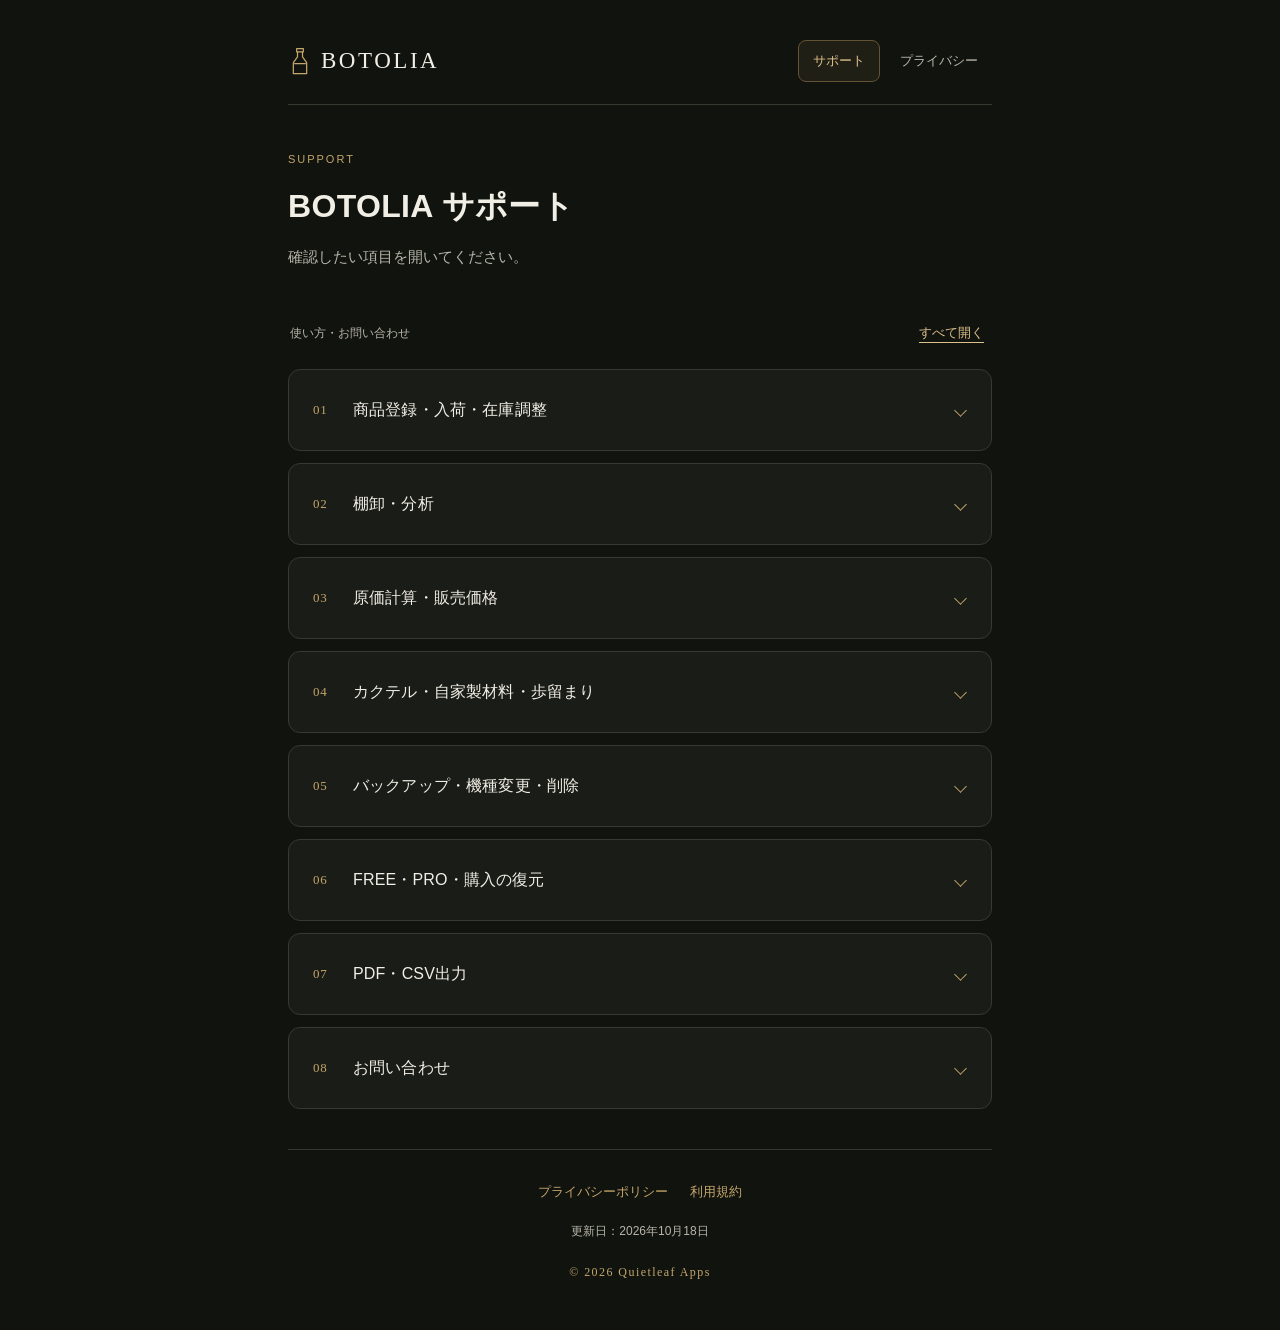
<file: index.html>
<!doctype html>
<html lang="ja"><head><meta charset="utf-8"><meta name="viewport" content="width=device-width,initial-scale=1"><meta name="theme-color" content="#11120f"><title>BOTOLIA サポート</title><meta name="description" content="在庫・仕入・棚卸・原価計算・バックアップ。項目を開いて確認できるBOTOLIAのサポートです。"><link rel="stylesheet" href="style.css"><script src="page.js" defer></script></head>
<body><a class="skip" href="#topics">案内へ進む</a><main>
<header><div class="topline"><a class="brand" href="index.html"><svg class="bottle" aria-hidden="true" viewBox="0 0 28 36" fill="none"><path d="M10 3h8v4h-1v6l5 7v13H6V20l5-7V7h-1V3Z M10 7h8 M7 21h14" stroke="currentColor" stroke-width="1.5" stroke-linejoin="round"/></svg><span>BOTOLIA</span></a><nav class="nav" aria-label="ページ"><a href="index.html" aria-current="page">サポート</a><a href="privacy.html">プライバシー</a></nav></div><div class="heading"><p class="eyebrow">SUPPORT</p><h1>BOTOLIA サポート</h1><p class="lead">確認したい項目を開いてください。</p></div></header>
<div class="topic-tools"><span>使い方・お問い合わせ</span><button type="button" id="toggle-all" aria-controls="topics" aria-expanded="false" hidden>すべて開く</button></div>
<div class="files" id="topics">
<details class="file" id="inventory"><summary><svg class="bottle" aria-hidden="true" viewBox="0 0 28 36" fill="none"><path d="M10 3h8v4h-1v6l5 7v13H6V20l5-7V7h-1V3Z M10 7h8 M7 21h14" stroke="currentColor" stroke-width="1.5" stroke-linejoin="round"/></svg><span>商品登録・入荷・在庫調整</span></summary><div class="body"><p>商品を登録し、商品詳細の「入荷」で本数・単価・仕入日を保存します。在庫の実数を直す場合は「在庫調整」を使います。</p><p>保管場所は商品ごとに1つ設定できます。サンプル商品への変更は保存できません。</p></div></details>
<details class="file" id="stocktake"><summary><svg class="bottle" aria-hidden="true" viewBox="0 0 28 36" fill="none"><path d="M10 3h8v4h-1v6l5 7v13H6V20l5-7V7h-1V3Z M10 7h8 M7 21h14" stroke="currentColor" stroke-width="1.5" stroke-linejoin="round"/></svg><span>棚卸・分析</span></summary><div class="body"><p>対象を選び、実数を入力して棚卸を確定します。途中の棚卸は続きから再開できます。</p><p>在庫評価額の推移・棚卸比較には、確定済みの全商品棚卸を使います。部分棚卸は含みません。取得価額などが不明な商品は未評価になります。</p><p>原価率の推移は、ボトル販売価格を確定した時点の記録です。売上実績に基づく店舗全体の原価率ではありません。</p></div></details>
<details class="file" id="pricing"><summary><svg class="bottle" aria-hidden="true" viewBox="0 0 28 36" fill="none"><path d="M10 3h8v4h-1v6l5 7v13H6V20l5-7V7h-1V3Z M10 7h8 M7 21h14" stroke="currentColor" stroke-width="1.5" stroke-linejoin="round"/></svg><span>原価計算・販売価格</span></summary><div class="body"><p>価格設定をもとに推奨価格を計算し、提供量・提供スタイルごとに販売価格を確定できます。スタイルの加算額は提供設定で変更します。</p><p>仕入価格や設定を変えても、確定済みの販売価格は自動更新されません。必要に応じて再計算してください。</p><p>購入前の試算は、在庫・仕入・棚卸に反映されません。</p></div></details>
<details class="file" id="recipes"><summary><svg class="bottle" aria-hidden="true" viewBox="0 0 28 36" fill="none"><path d="M10 3h8v4h-1v6l5 7v13H6V20l5-7V7h-1V3Z M10 7h8 M7 21h14" stroke="currentColor" stroke-width="1.5" stroke-linejoin="round"/></svg><span>カクテル・自家製材料・歩留まり</span></summary><div class="body"><p>登録済みの材料を選び、使用量と単位を入力します。自家製材料は仕込み完成量、歩留まりは実測した使用可能量から単価を計算します。</p><p>mlとozは相互換算できます。g・個数などへ変える場合は数量を入力し直してください。</p><p>元の材料を変えても、保存済みの原価・販売価格は自動更新されません。</p></div></details>
<details class="file" id="backup"><summary><svg class="bottle" aria-hidden="true" viewBox="0 0 28 36" fill="none"><path d="M10 3h8v4h-1v6l5 7v13H6V20l5-7V7h-1V3Z M10 7h8 M7 21h14" stroke="currentColor" stroke-width="1.5" stroke-linejoin="round"/></svg><span>バックアップ・機種変更・削除</span></summary><div class="body"><p class="path">設定 → DATA → 完全バックアップ／復元</p><p>保存済みの商品・写真・履歴・レシピ・設定・途中の棚卸などをまとめて保存・復元できます。自動同期はありません。復元すると現在のデータを置き換えます。</p><p class="note">バックアップは暗号化されていないJSONファイルです。安全な保存先で管理してください。PROの利用権・無料体験の使用状況・未保存の入力は含みません。</p><p>レシピ・歩留まり・試算などは各画面で削除できます。端末内の全データを削除する場合はアプリを削除してください。「Appを取り除く」はデータを残します。書き出したファイルは保存先で削除してください。</p></div></details>
<details class="file" id="plan"><summary><svg class="bottle" aria-hidden="true" viewBox="0 0 28 36" fill="none"><path d="M10 3h8v4h-1v6l5 7v13H6V20l5-7V7h-1V3Z M10 7h8 M7 21h14" stroke="currentColor" stroke-width="1.5" stroke-linejoin="round"/></svg><span>FREE・PRO・購入の復元</span></summary><div class="body"><p>在庫管理・棚卸・履歴閲覧・完全バックアップと復元はFREEで利用できます。無料体験は簡易計算機10回、ボトル計算・試算で共通10回、カクテル作成・試算で共通6件です。月ごとの補充や、削除による枠の回復はありません。</p><p>BOTOLIA PROは月額の自動更新プランです。計算・作成の制限解除、自家製材料・歩留まり、分析・出力などを利用できます。料金と更新条件は購入画面でご確認ください。</p><p>購入時と同じApple Accountで「購入を復元」を押してください。解約はiPhoneの「設定」→ご自身の名前→「サブスクリプション」から行います。アプリの削除では解約されません。</p><p><a href="https://support.apple.com/ja-jp/118428">Apple：解約方法 ↗</a></p></div></details>
<details class="file" id="analytics"><summary><svg class="bottle" aria-hidden="true" viewBox="0 0 28 36" fill="none"><path d="M10 3h8v4h-1v6l5 7v13H6V20l5-7V7h-1V3Z M10 7h8 M7 21h14" stroke="currentColor" stroke-width="1.5" stroke-linejoin="round"/></svg><span>PDF・CSV出力</span></summary><div class="body"><p>税理士用出力から、確定済み棚卸のPDF・CSVと、指定期間の仕入履歴CSVを書き出せます。未評価の金額は空欄または未評価と表示します。</p><p>試算・カクテルレシピ・未入荷の発注は含みません。</p></div></details>
<details class="file" id="contact"><summary><svg class="bottle" aria-hidden="true" viewBox="0 0 28 36" fill="none"><path d="M10 3h8v4h-1v6l5 7v13H6V20l5-7V7h-1V3Z M10 7h8 M7 21h14" stroke="currentColor" stroke-width="1.5" stroke-linejoin="round"/></svg><span>お問い合わせ</span></summary><div class="body"><p>操作内容、アプリのバージョン、機種・iOSのバージョンをお知らせください。</p><p>個人情報、パスワード、認証コードは送らないでください。</p><a class="contact" href="mailto:quietleaf.apps@gmail.com?subject=BOTOLIAのお問い合わせ">メールで問い合わせる ↗</a><p class="meta">BOTOLIA サポート<br><a class="email" href="mailto:quietleaf.apps@gmail.com">quietleaf.apps@gmail.com</a></p></div></details>
</div><footer><div class="footlinks"><a href="privacy.html">プライバシーポリシー</a><a href="https://www.apple.com/legal/internet-services/itunes/dev/stdeula/">利用規約</a></div><p>更新日：2026年10月18日</p><p class="signature">© 2026 Quietleaf Apps</p></footer>
</main></body></html>
</file>
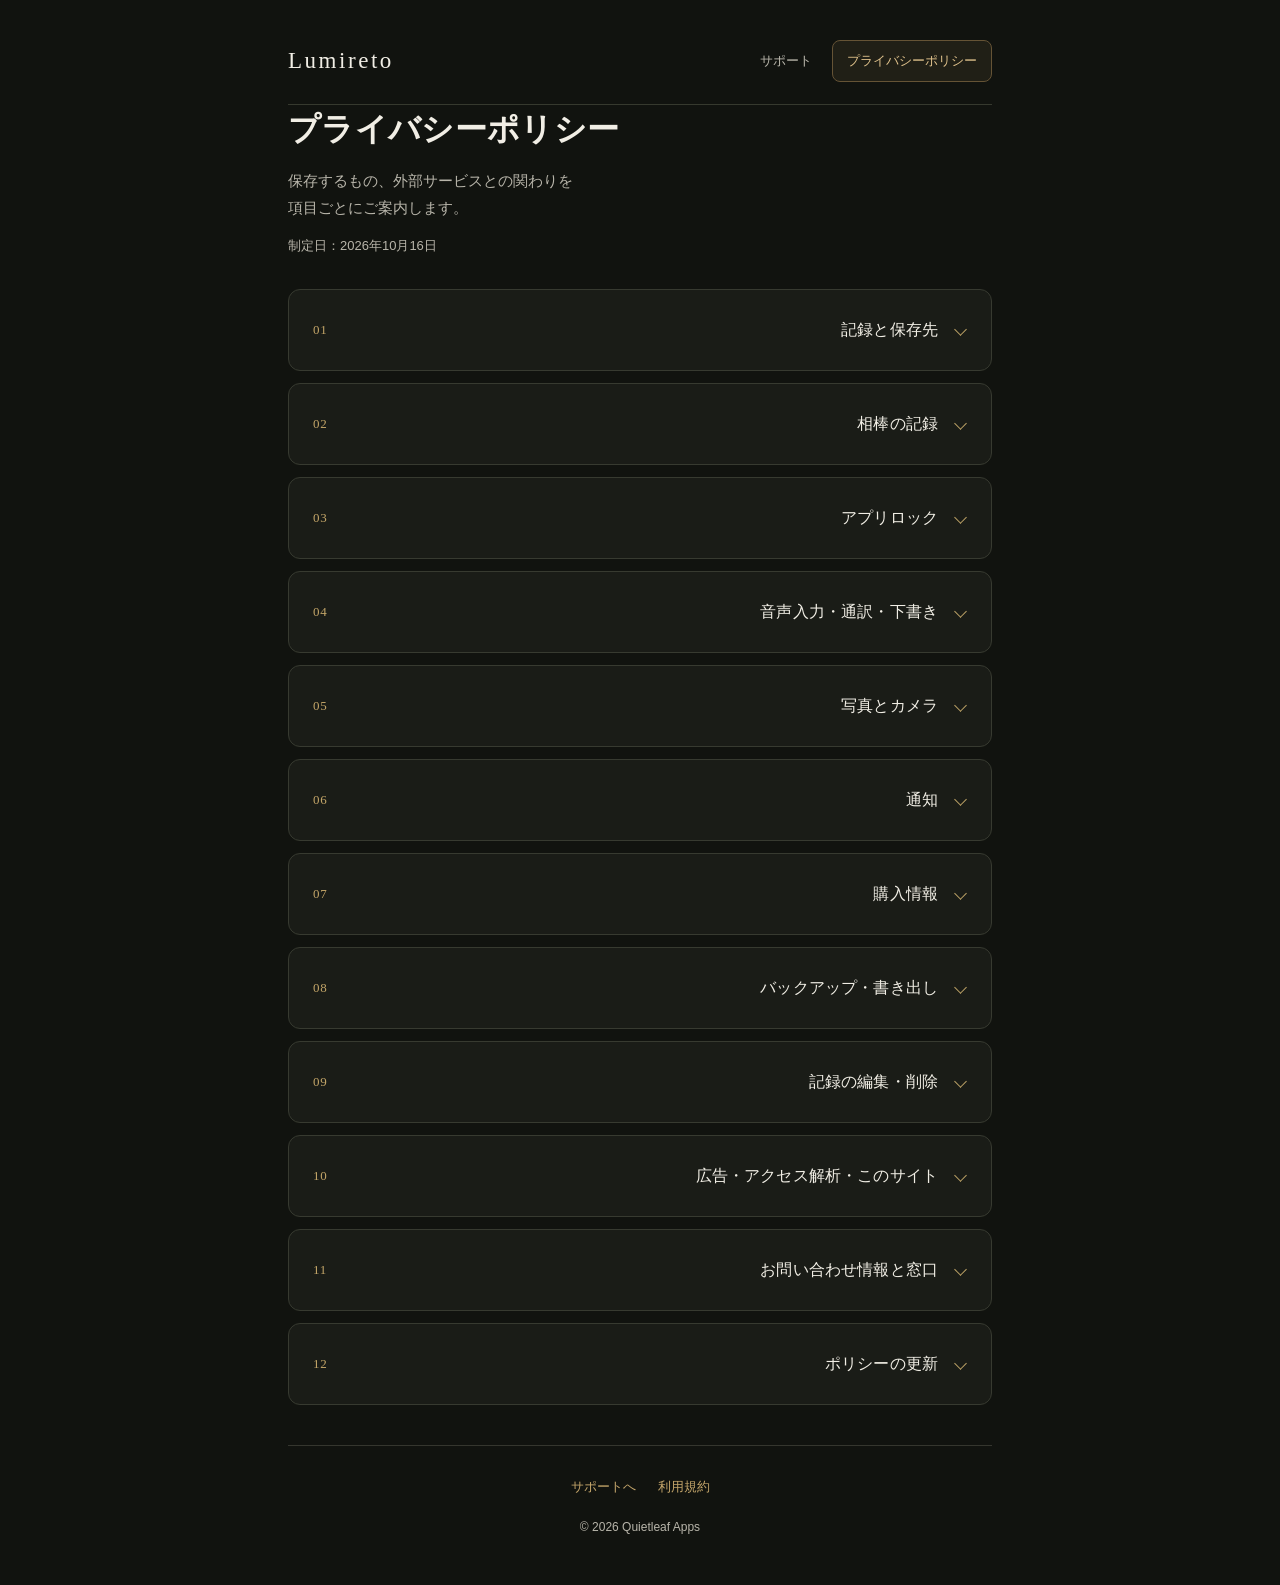
<file: privacy-policy.html>
<!doctype html>
<html lang="ja"><head><meta charset="utf-8"><meta name="viewport" content="width=device-width,initial-scale=1"><title>プライバシーポリシー | Lumireto</title><meta name="description" content="Lumiretoの記録、音声と通訳、通知、購入、バックアップ、お問い合わせの取り扱い。"><link rel="stylesheet" href="style.css"><script src="page.js" defer></script></head>
<body><a class="skip" href="#topics">ポリシーへ進む</a><main>
<header><div class="topline"><a class="brand" href="support.html">Lumireto</a><nav class="nav" aria-label="ページ"><a href="support.html">サポート</a><a href="privacy-policy.html" aria-current="page">プライバシーポリシー</a></nav></div><h1>プライバシーポリシー</h1><p class="lead">保存するもの、外部サービスとの関わりを<br>項目ごとにご案内します。</p><p class="meta">制定日：2026年10月16日</p></header>
<div class="files" id="topics">
<details class="file" id="records"><summary><span class="folder" aria-hidden="true"></span>記録と保存先</summary><div class="body">
<p>Lumiretoに入力したお客様の氏名・あだ名・職業・誕生日・好み・好きな色・写真・メモ、来店・予定・ボトル・プレゼント・連絡の記録、出勤・給料・相棒などの情報は、利用者の端末内に保存します。</p><p>これらの記録を開発者のサーバーに送信する機能、アプリ独自のアカウント登録、独自のクラウド同期はありません。入力された好みなどを広告配信や商品販売サービスへ送信する機能もありません。</p><p>端末の設定によっては、Appleの端末バックアップにアプリのデータが含まれる場合があります。その場合はAppleのサービスと利用者の設定に従って管理されます。</p>
</div></details>
<details class="file" id="companion"><summary><span class="folder" aria-hidden="true"></span>相棒の記録</summary><div class="body"><p>相棒の名前・種類・表示する姿・部屋・卵を選んだ時刻・孵化や進化の時刻・お世話をした営業日・出会った姿などを、端末内に保存します。図鑑、姿の切り替え、思い出の再生に利用します。</p><p>相棒の演出や部屋の光のために、位置情報・カメラ・マイクを取得することはありません。相棒の記録は全体バックアップに含まれます。</p></div></details>
<details class="file" id="lock"><summary><span class="folder" aria-hidden="true"></span>アプリロック</summary><div class="body"><p>利用者が有効にした場合、Appleの端末認証機能を使ってロックを解除します。Face ID・Touch ID・端末のパスコードはiOSが処理し、Lumiretoや開発者が顔・指紋のデータや端末パスコードを取得・保存することはありません。</p><p>アプリは認証の成否と、ロックの有効・無効を扱います。アプリロックは画面へのアクセスを保護する機能で、書き出したバックアップの管理は別途必要です。</p></div></details>

<details class="file" id="audio"><summary><span class="folder" aria-hidden="true"></span>音声入力・通訳・下書き</summary><div class="body">
<p>音声メモや通訳のために、利用者の許可を得てマイクとAppleの音声認識機能を使います。音声認識は端末内で処理できる経路を使用し、音声ファイルを保存する機能はありません。画面を開いただけではマイクを開始しません。</p><p>Lumiretoの通訳はAppleのTranslationフレームワーク、読み上げはAppleの音声合成機能を使用します。言語データの取得・管理にはAppleのサービスが使われます。会話の音声や本文を開発者のサーバー、または開発者が契約する外部の音声・翻訳APIへ送信する機能はありません。</p><p><strong>音声を保存しないことと、文字を残さないことは異なります。</strong> 聞き取った文字・入力中の文字・通訳の原文と訳文は、保存ボタンを押す前でも下書きとして端末内に保存されます。メモに残した内容も端末内に保存します。</p><p>不要な下書きはアプリ内から破棄できます。音声の利用許可はiPhoneの設定で変更できます。翻訳・音声認識・読み上げの利用可否は、端末、iOS、言語、言語データの状態により異なります。</p><p><a href="https://www.apple.com/jp/legal/privacy/">Appleのプライバシーポリシー</a></p>
</div></details>
<details class="file" id="photos"><summary><span class="folder" aria-hidden="true"></span>写真とカメラ</summary><div class="body"><p>お客様やボトルなどの記録のために、利用者が選んだ写真、または許可を得てカメラで撮影した写真を端末内に保存します。写真ライブラリ全体を収集する機能はありません。</p><p>カメラの許可はiPhoneの設定で変更できます。お客様の写真を登録する際は、必要な同意を得て取り扱ってください。</p></div></details>
<details class="file" id="notifications"><summary><span class="folder" aria-hidden="true"></span>通知</summary><div class="body"><p>誕生日・来店予定・ボトル確認のお知らせは、利用者がオンにした種類について端末内で予約するローカル通知です。通知を使い始める時にiPhoneの通知許可を求めます。</p><p>通知にお客様の名前・会話・ボトル名・金額を表示せず、詳しい内容はアプリ内で確認します。通知のために顧客情報を開発者のサーバーへ送信する機能はありません。</p><p>種類と時刻はアプリ内の設定で、許可はiPhoneの設定で変更できます。Lumiretoでは通知に音を付けません。</p></div></details>
<details class="file" id="purchase"><summary><span class="folder" aria-hidden="true"></span>購入情報</summary><div class="body"><p>Lumireto Plusの購入・請求・更新はAppleが処理します。アプリはPlusの利用可否を判断するため、Appleから提供される購入情報を確認します。</p><p>開発者がクレジットカード番号を取得することはありません。Appleによる購入・決済・返金などはAppleの規約とプライバシーポリシーに従います。</p></div></details>
<details class="file" id="backup"><summary><span class="folder" aria-hidden="true"></span>バックアップ・書き出し</summary><div class="body"><p>利用者が保存操作をした場合に、選んだ保存先へバックアップファイルを書き出します。開発者のサーバーへバックアップを送信する機能はありません。</p><p>Lumiretoの全体バックアップには、お客様の情報・写真・各種記録・相棒・下書き（通訳の原文や訳文を含む）が入り、パスワードで暗号化されます。Plusの利用権は含まれません。復元すると、現在の記録をバックアップの内容で置き換えます。</p><p>パスワードを忘れた場合、開発者による解除や再発行はできません。</p><p>iCloud Driveなどのクラウドサービスを保存先に選んだ場合は、そのサービスの条件と利用者の設定に従って管理されます。書き出したファイルは、利用者が保存先で管理・削除してください。</p></div></details>
<details class="file" id="deletion"><summary><span class="folder" aria-hidden="true"></span>記録の編集・削除</summary><div class="body"><p>お客様の情報や記録はアプリ内で編集・削除できます。Lumiretoでゴミ箱に移したお客様の記録は、完全削除するまで端末内に残ります。不要な下書きは破棄できます。</p><p>開発者は端末内の記録を受け取らないため、開発者側でその記録を閲覧・編集・削除することはできません。アプリを削除すると、端末内のアプリ保存データも削除されます。</p><p>Appleの端末バックアップ、書き出したファイル、別の保存先にあるコピーは、それぞれの保存先で管理・削除してください。</p></div></details>
<details class="file" id="website"><summary><span class="folder" aria-hidden="true"></span>広告・アクセス解析・このサイト</summary><div class="body"><p>Lumiretoアプリには、広告SDK、独自のアクセス解析SDK、広告のためのトラッキング機能はありません。</p><p>このサポートサイトにも、運営者独自のアクセス解析、広告、入力内容を送信するフォームは設置していません。サイトはGitHub Pagesで公開しており、閲覧時の情報はGitHubのサービス上で取り扱われます。アプリ内ブラウザーから開いた場合も、ウェブページへの接続が発生します。ページのURLにお客様や相棒の記録を付けて送信することはありません。</p><p><a href="https://docs.github.com/en/site-policy/privacy-policies/github-general-privacy-statement">GitHubのプライバシーに関する説明</a></p></div></details>
<details class="file" id="contact"><summary><span class="folder" aria-hidden="true"></span>お問い合わせ情報と窓口</summary><div class="body"><p>お問い合わせで受け取ったメールアドレスと内容は、返信、問題の確認、対応履歴の管理に利用します。窓口はGmailを利用しており、メールはGoogleのサービス上で取り扱われます。</p><p>お客様の氏名・写真・連絡先・実際の会話などの顧客情報は送らないでください。必要な画像や説明は個人情報を隠すか、架空の情報に置き換えてください。</p><p>問い合わせメールの削除を希望する場合は、下記にご連絡ください。対応に必要な範囲や、法令上保管が必要な情報を除き、削除に対応します。</p><p>窓口：Lumireto サポート<br><a href="mailto:lumireto.support@gmail.com">lumireto.support@gmail.com</a></p><p><a href="https://policies.google.com/privacy?hl=ja">Googleのプライバシーポリシー</a></p></div></details>
<details class="file" id="changes"><summary><span class="folder" aria-hidden="true"></span>ポリシーの更新</summary><div class="body"><p>機能やデータの取り扱いに変更があった場合は、このページを更新し、更新日を記載します。</p></div></details>
</div><footer><div class="footlinks"><a href="support.html">サポートへ</a><a href="https://www.apple.com/legal/internet-services/itunes/dev/stdeula/">利用規約</a></div><p>© 2026 Quietleaf Apps</p></footer>
</main></body></html>
</file>
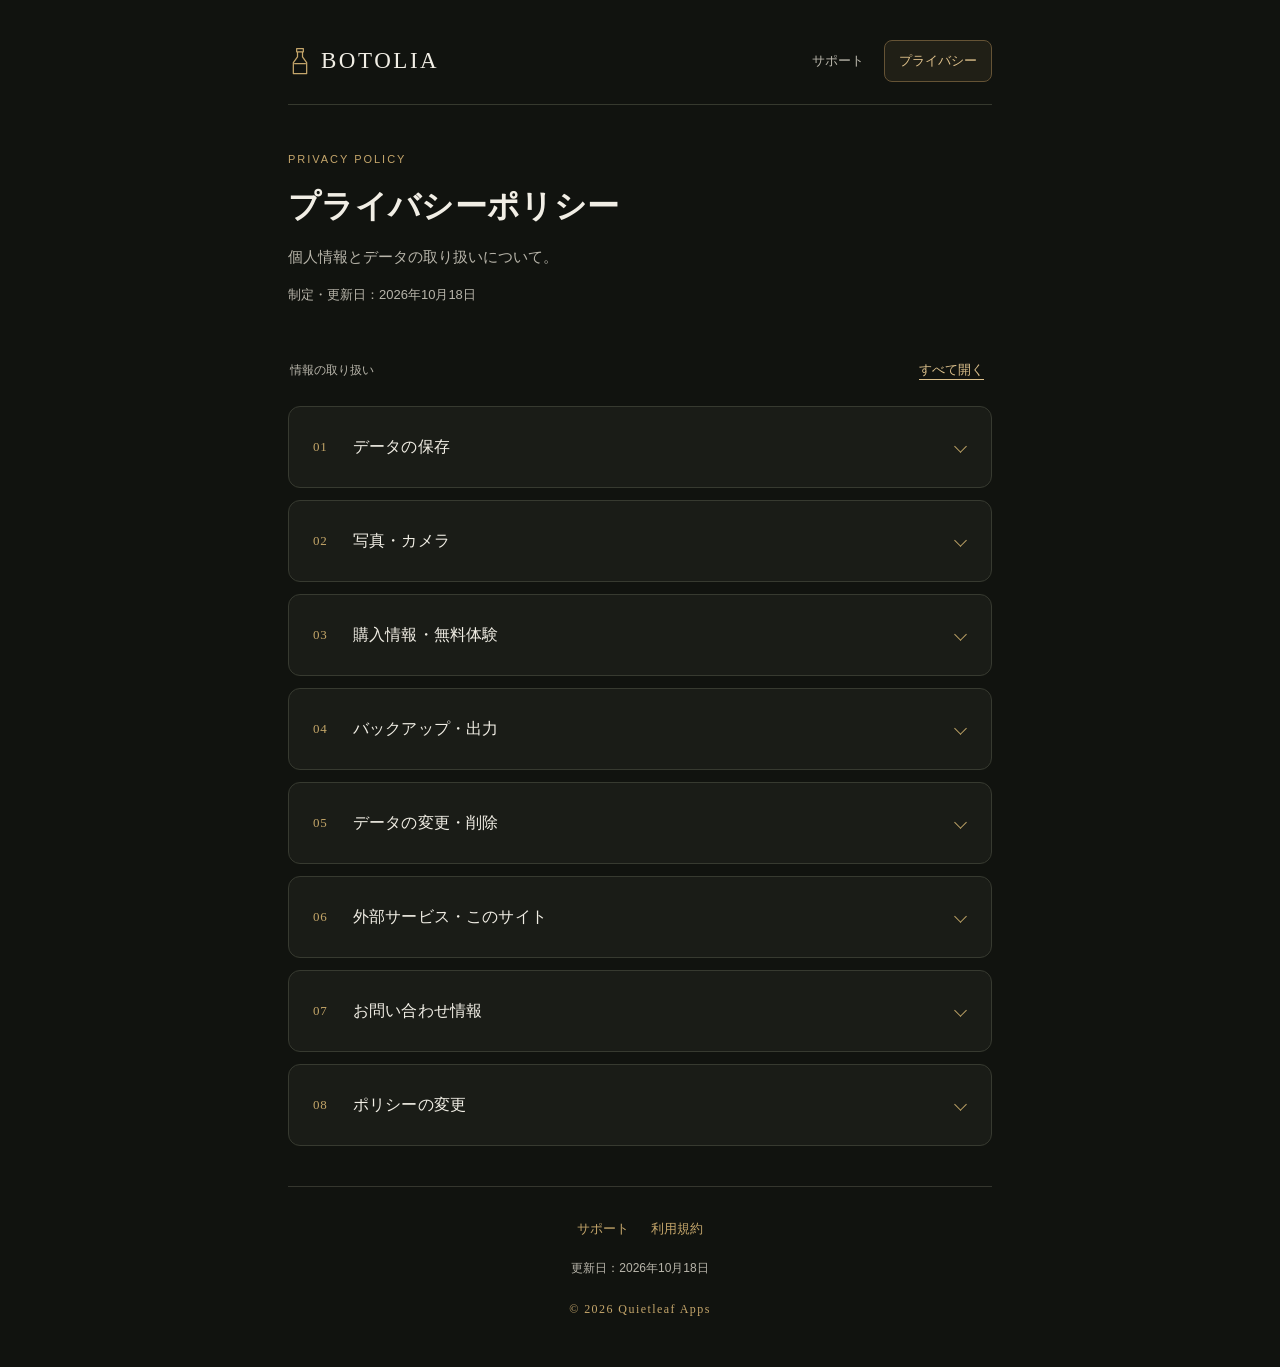
<file: privacy.html>
<!doctype html>
<html lang="ja"><head><meta charset="utf-8"><meta name="viewport" content="width=device-width,initial-scale=1"><meta name="theme-color" content="#11120f"><title>プライバシーポリシー | BOTOLIA</title><meta name="description" content="BOTOLIAの端末内データ、写真、購入、バックアップ、外部サービス、お問い合わせ情報の取り扱い。"><link rel="stylesheet" href="style.css"><script src="page.js" defer></script></head>
<body><a class="skip" href="#topics">案内へ進む</a><main>
<header><div class="topline"><a class="brand" href="index.html"><svg class="bottle" aria-hidden="true" viewBox="0 0 28 36" fill="none"><path d="M10 3h8v4h-1v6l5 7v13H6V20l5-7V7h-1V3Z M10 7h8 M7 21h14" stroke="currentColor" stroke-width="1.5" stroke-linejoin="round"/></svg><span>BOTOLIA</span></a><nav class="nav" aria-label="ページ"><a href="index.html">サポート</a><a href="privacy.html" aria-current="page">プライバシー</a></nav></div><div class="heading"><p class="eyebrow">PRIVACY POLICY</p><h1>プライバシーポリシー</h1><p class="lead">個人情報とデータの取り扱いについて。</p><p class="meta">制定・更新日：2026年10月18日</p></div></header>
<div class="topic-tools"><span>情報の取り扱い</span><button type="button" id="toggle-all" aria-controls="topics" aria-expanded="false" hidden>すべて開く</button></div>
<div class="files" id="topics">
<details class="file" id="records"><summary><svg class="bottle" aria-hidden="true" viewBox="0 0 28 36" fill="none"><path d="M10 3h8v4h-1v6l5 7v13H6V20l5-7V7h-1V3Z M10 7h8 M7 21h14" stroke="currentColor" stroke-width="1.5" stroke-linejoin="round"/></svg><span>データの保存</span></summary><div class="body"><p>商品・写真・在庫・仕入・棚卸・レシピ・計算結果・設定などは端末内に保存します。独自のアカウント登録やクラウド同期、開発者のサーバーへの自動送信はありません。</p><p>OSのバックアップを利用する場合は、Appleのサービスと端末の設定に従います。</p></div></details>
<details class="file" id="photos"><summary><svg class="bottle" aria-hidden="true" viewBox="0 0 28 36" fill="none"><path d="M10 3h8v4h-1v6l5 7v13H6V20l5-7V7h-1V3Z M10 7h8 M7 21h14" stroke="currentColor" stroke-width="1.5" stroke-linejoin="round"/></svg><span>写真・カメラ</span></summary><div class="body"><p>利用者が選択・撮影した写真を、商品の記録などのために端末内に保存します。写真ライブラリ全体を収集しません。</p><p>カメラの許可はiPhoneの設定で変更できます。</p></div></details>
<details class="file" id="purchase"><summary><svg class="bottle" aria-hidden="true" viewBox="0 0 28 36" fill="none"><path d="M10 3h8v4h-1v6l5 7v13H6V20l5-7V7h-1V3Z M10 7h8 M7 21h14" stroke="currentColor" stroke-width="1.5" stroke-linejoin="round"/></svg><span>購入情報・無料体験</span></summary><div class="body"><p>PROの購入・更新・復元はAppleが処理します。アプリは購入情報を確認して利用可否を判断します。開発者がカード番号などの決済情報を取得することはありません。</p><p>無料体験の使用状況と識別情報は端末内で管理し、完全バックアップには含めません。</p><p><a href="https://www.apple.com/jp/legal/privacy/">Appleのプライバシーポリシー ↗</a></p></div></details>
<details class="file" id="backup"><summary><svg class="bottle" aria-hidden="true" viewBox="0 0 28 36" fill="none"><path d="M10 3h8v4h-1v6l5 7v13H6V20l5-7V7h-1V3Z M10 7h8 M7 21h14" stroke="currentColor" stroke-width="1.5" stroke-linejoin="round"/></svg><span>バックアップ・出力</span></summary><div class="body"><p>利用者の操作により、選択した保存先・共有先へバックアップやPDF・CSVを書き出します。開発者のサーバーへは送信しません。</p><p>完全バックアップは暗号化されていないJSON形式です。保存済みデータを含みますが、PROの利用権・無料体験の使用状況・未保存の入力は含みません。</p><p>保存先にクラウドサービスを選ぶ場合は、そのサービスの規約と設定に従います。</p></div></details>
<details class="file" id="deletion"><summary><svg class="bottle" aria-hidden="true" viewBox="0 0 28 36" fill="none"><path d="M10 3h8v4h-1v6l5 7v13H6V20l5-7V7h-1V3Z M10 7h8 M7 21h14" stroke="currentColor" stroke-width="1.5" stroke-linejoin="round"/></svg><span>データの変更・削除</span></summary><div class="body"><p>写真・レシピなどは各画面で変更・削除できます。確定済み棚卸や履歴は保存時点の記録として保持します。開発者が端末内のデータを遠隔で変更・削除することはできません。</p><p>アプリを削除すると端末内の保存データも削除されます。「Appを取り除く」はデータを残します。書き出したファイルやOSのバックアップは各保存先で削除してください。</p></div></details>
<details class="file" id="website"><summary><svg class="bottle" aria-hidden="true" viewBox="0 0 28 36" fill="none"><path d="M10 3h8v4h-1v6l5 7v13H6V20l5-7V7h-1V3Z M10 7h8 M7 21h14" stroke="currentColor" stroke-width="1.5" stroke-linejoin="round"/></svg><span>外部サービス・このサイト</span></summary><div class="body"><p>広告SDK、独自のアクセス解析SDK、広告トラッキングは使用していません。</p><p>このサイトはGitHub Pagesで公開しています。閲覧情報はGitHubの方針に従って扱われます。独自の広告・アクセス解析・送信フォームはありません。ページ開閉・印刷用のJavaScriptはデータを外部送信しません。</p><p><a href="https://docs.github.com/ja/site-policy/privacy-policies/github-general-privacy-statement">GitHubのプライバシーステートメント ↗</a></p></div></details>
<details class="file" id="contact"><summary><svg class="bottle" aria-hidden="true" viewBox="0 0 28 36" fill="none"><path d="M10 3h8v4h-1v6l5 7v13H6V20l5-7V7h-1V3Z M10 7h8 M7 21h14" stroke="currentColor" stroke-width="1.5" stroke-linejoin="round"/></svg><span>お問い合わせ情報</span></summary><div class="body"><p>メールアドレス・問い合わせ内容・添付資料は、返信と不具合調査などの対応に利用し、必要な期間保管します。窓口はGoogleのGmailを利用します。法令に基づく場合を除き、目的外で第三者へ提供しません。</p><p>メールの削除をご希望の場合は下記へご連絡ください。対応や法令上必要な情報を除き、削除に対応します。</p><p>BOTOLIA サポート · Quietleaf Apps<br><a class="email" href="mailto:quietleaf.apps@gmail.com">quietleaf.apps@gmail.com</a></p><p><a href="https://policies.google.com/privacy?hl=ja">Googleのプライバシーポリシー ↗</a></p></div></details>
<details class="file" id="changes"><summary><svg class="bottle" aria-hidden="true" viewBox="0 0 28 36" fill="none"><path d="M10 3h8v4h-1v6l5 7v13H6V20l5-7V7h-1V3Z M10 7h8 M7 21h14" stroke="currentColor" stroke-width="1.5" stroke-linejoin="round"/></svg><span>ポリシーの変更</span></summary><div class="body"><p>機能や情報の取り扱いに変更があった場合は、本ページを更新します。</p></div></details>
</div><footer><div class="footlinks"><a href="index.html">サポート</a><a href="https://www.apple.com/legal/internet-services/itunes/dev/stdeula/">利用規約</a></div><p>更新日：2026年10月18日</p><p class="signature">© 2026 Quietleaf Apps</p></footer>
</main></body></html>
</file>
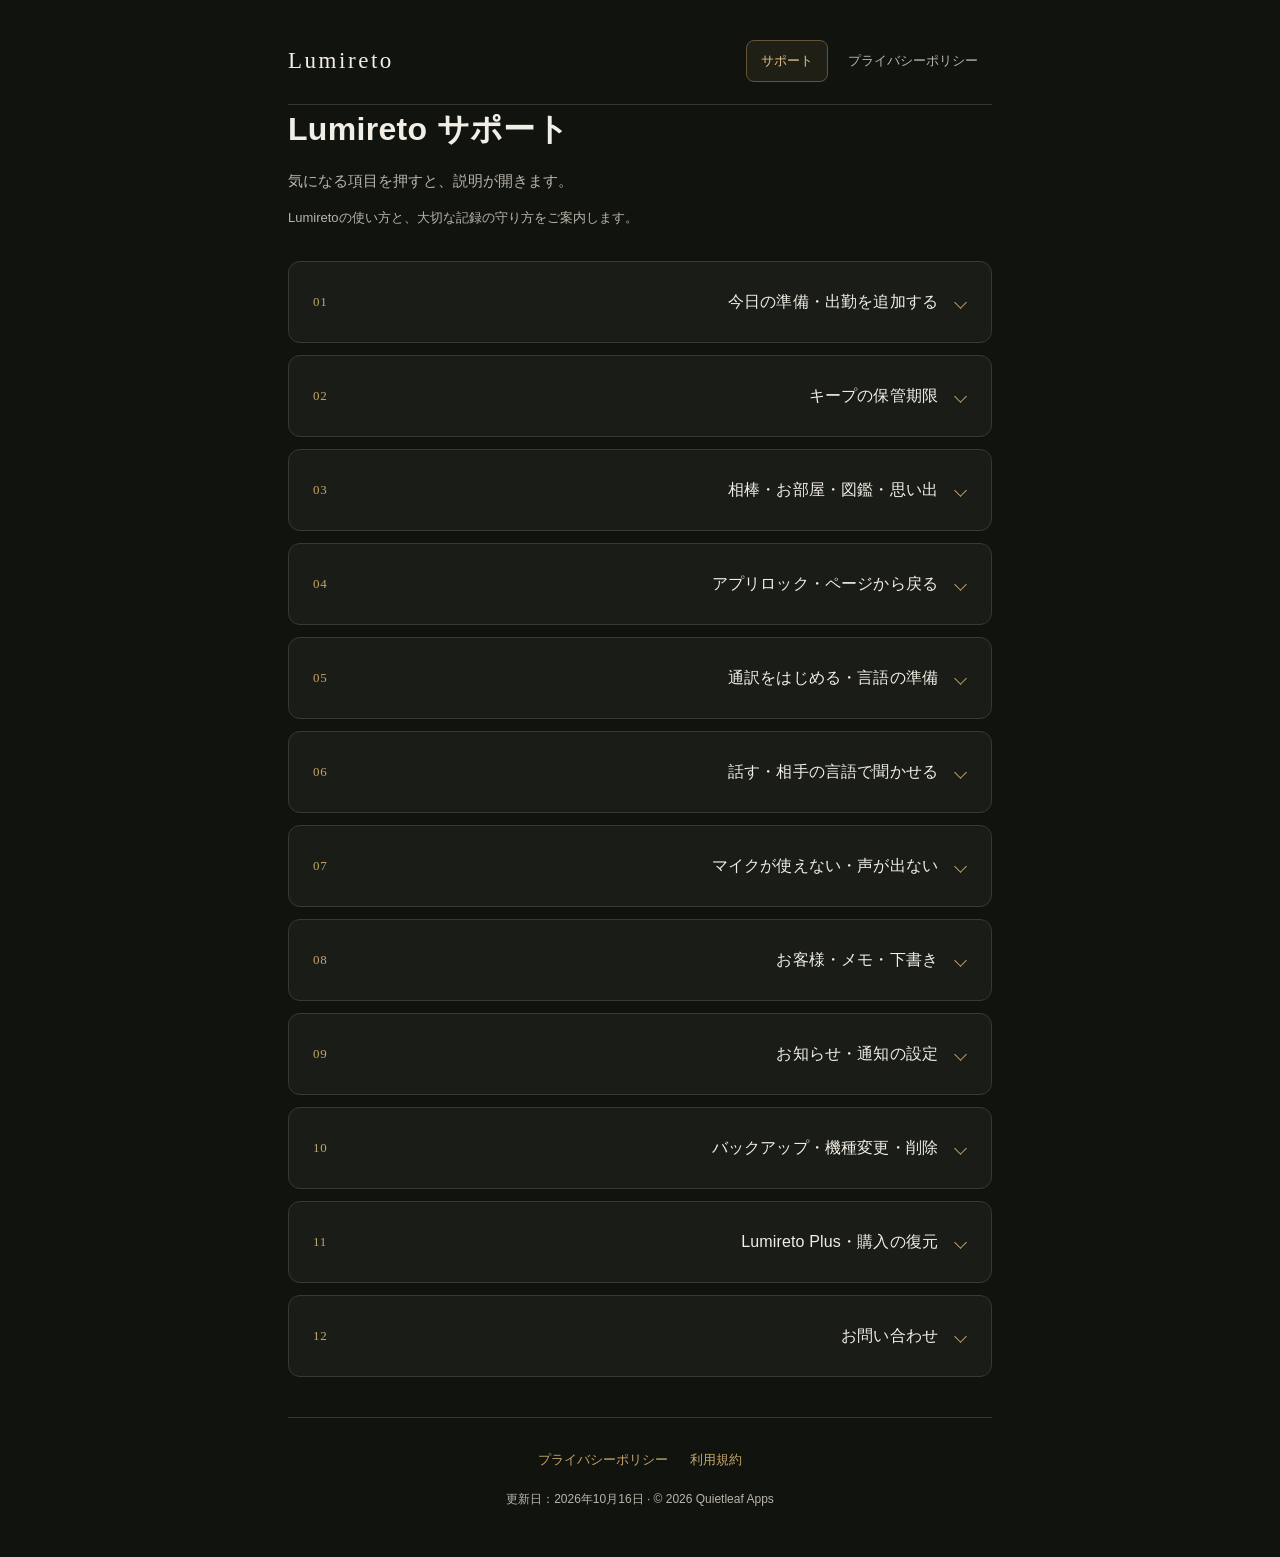
<file: support.html>
<!doctype html>
<html lang="ja"><head><meta charset="utf-8"><meta name="viewport" content="width=device-width,initial-scale=1"><title>Lumireto サポート</title><meta name="description" content="出勤、キープ、相棒、通訳、通知、バックアップ。必要な項目を開いて確認できるLumiretoのサポートです。"><link rel="stylesheet" href="style.css"><script src="page.js" defer></script></head>
<body><a class="skip" href="#topics">案内へ進む</a><main>
<header><div class="topline"><a class="brand" href="support.html">Lumireto</a><nav class="nav" aria-label="ページ"><a href="support.html" aria-current="page">サポート</a><a href="privacy-policy.html">プライバシーポリシー</a></nav></div><h1>Lumireto サポート</h1><p class="lead">気になる項目を押すと、説明が開きます。</p><p class="meta">Lumiretoの使い方と、大切な記録の守り方をご案内します。</p></header>
<div class="files" id="topics">
<details class="file" id="attendance"><summary><span class="folder" aria-hidden="true"></span>今日の準備・出勤を追加する</summary><div class="body">
<p class="path">ポータル → 今日の準備</p><p>一番上の「出勤する」で今日の出勤を記録します。記録済みの日は「今日は出勤済み」になります。出勤もれは右側の「出勤を追加」から、出勤の画面で日付を選んで登録できます。</p><p>「今日」の区切りは、設定の「営業日の設定」に従います。深夜の出勤を記録する時は、表示されている営業日を確認してください。</p><p>連絡・来店予定・次にすること・誕生日・ボトル・プレゼントは、それぞれの項目を開いて確認できます。</p>
</div></details>
<details class="file" id="keep"><summary><span class="folder" aria-hidden="true"></span>キープの保管期限</summary><div class="body">
<p class="path">ポータル → 設定 → キープの保管期限</p><p>項目を開くと、保管期限のオン・オフと標準の月数を変更できます。閉じている時も、設定中の月数か「オフ」が表示されます。</p><p>標準の期間から選ぶか、「その他の月数」に1〜120の月数を入力して保存してください。この設定は新しく登録するボトルに適用されます。登録済みのボトルの期限は、その記録を開いて確認・変更してください。</p>
</div></details>
<details class="file" id="companion"><summary><span class="folder" aria-hidden="true"></span>相棒・お部屋・図鑑・思い出</summary><div class="body">
<p>相棒の画面で卵を選ぶと、孵化してお部屋へやって来ます。相棒をタップしてなでたり、部屋の左右下にある「ごはん」「あそぶ」からお世話できます。</p><p>お世話した日は1日につき1日分を記録します。同じ日に何度遊んでも日数は重複しません。お世話の日付は営業日の設定に従い、出勤の記録とは別です。</p>
<h2>名前と相棒を選ぶ</h2><p>部屋の上の名前・鉛筆を押すと名前を変更できます。下の「相棒」から、出会った子や解放された赤ちゃん・大人の姿を選べます。姿を切り替えても、お世話の記録は引き継ぎます。まだ出会っていない姿は図鑑にシルエットと「？？？」で表示されます。</p>
<h2>部屋を変える</h2><p>「お部屋」を開いて好みの部屋を選び、「このお部屋で暮らす」で反映します。上の「この子のお部屋」から、今の相棒に合う専用部屋をすぐ選べます。</p>
<h2>思い出を見る</h2><p>「思い出」ではお世話の日数と、誕生・進化の思い出を確認できます。見られる思い出を押すと演出が再生され、再生中の「スキップ」で部屋に戻れます。</p><p>部屋の光は相棒に合わせて淡く漂います。動きを控えたい場合は、iPhoneの「設定」→「アクセシビリティ」→「動作」→「視差効果を減らす」を確認してください。</p><p class="note">相棒の種類や表示される機能は、解放状況によって異なります。全種類が最初から解放されるわけではありません。</p>
</div></details>
<details class="file" id="lock"><summary><span class="folder" aria-hidden="true"></span>アプリロック・ページから戻る</summary><div class="body">
<p class="path">ポータル → 設定 → アプリロック</p><p>iPhoneのFace ID・Touch IDまたはパスコードでアプリを開けるようにできます。利用にはiPhoneのパスコード設定が必要です。認証をキャンセルした場合、ロック中の記録は開きません。</p><p>設定のサポート・プライバシー・利用規約をアプリ内ブラウザーで開きます。上の「完了」を押すとブラウザーが閉じて設定画面に戻ります。自分でSafariへ開き直した場合は、アプリ切り替えからLumiretoへ戻ってください。</p>
</div></details>

<details class="file" id="languages"><summary><span class="folder" aria-hidden="true"></span>通訳をはじめる・言語の準備</summary><div class="body">
<ol><li>ポータルの「通訳」を開きます。</li><li>下に自分の言語、上に相手の言語を、国旗のボタンから選びます。</li><li>「話す」を押し、マイクと音声認識の利用を許可します。</li><li>初めて使う言語の音声データや翻訳データの案内が出たら、準備が終わるまで待ちます。</li></ol>
<p class="note">言語データはアプリ本体に同梱していません。使う人のiPhoneでAppleから準備します。最初はインターネットにつながる場所で、会話の前に短い言葉を試しておくと安心です。</p>
<h2>選べる言語</h2><p class="language-list">🇯🇵 日本語 ／ 🇺🇸 英語 ／ 🇰🇷 韓国語<br>🇨🇳 中国語（普通話・簡体字）／ 🇹🇼 台湾華語（繁体字）<br>🇹🇭 タイ語 ／ 🇪🇸 スペイン語 ／ 🇻🇳 ベトナム語</p>
<p>国旗は選択の目印です。言語名も確認してください。台湾の選択は繁体字の標準中国語です。</p>
<h2>使える端末について</h2><p>通訳にはiOS 18以降が必要です。音声認識の利用可否は、言語・iPhone・iOS・言語データの状態によって異なります。iOS 26以降では、アプリから音声データを準備する経路も利用します。対応していない音声は、鉛筆ボタンの文字入力で補えます。</p>
<p>翻訳用データと、声を聞き取るためのデータは別です。翻訳のダウンロードが終わっても、音声側の準備が必要な場合があります。</p>
</div></details>
<details class="file" id="interpreter"><summary><span class="folder" aria-hidden="true"></span>話す・相手の言語で聞かせる</summary><div class="body">
<p>スマホを間に置くと、上の画面は相手の向き、下の画面は自分の向きになります。</p>
<ol><li>自分側の「話す」を押して話します。</li><li>話し終えたら、手元の「英語で再生」などを押します。</li><li>マイクを止めて文字を確定し、翻訳ができたら相手の言語で読み上げます。</li></ol>
<p>相手側も同じ操作です。再生中のボタンは「停止」に変わります。同じ内容をもう一度聞かせる時も、話した側の再生ボタンを使います。</p>
<h2>声を出さず、文字だけで伝える</h2><p>「話す」をもう一度押すと、停止して翻訳します。反対側の「話す」を押すと、今の発話を訳して、次の人のマイクへ交代します。</p>
<p class="note">二人で同時に話す方式ではありません。一人ずつ、言葉の区切りで交代してください。騒音や固有名詞で認識・翻訳が変わることがあるため、金額や大事な約束は表示も確認してください。</p>
<p>画面を開いただけではマイクは始まりません。聞き取った文字や訳文は下書きに残ります。会話メニューから「メモに残す」こともできます。</p>
</div></details>
<details class="file" id="audio"><summary><span class="folder" aria-hidden="true"></span>マイクが使えない・声が出ない</summary><div class="body">
<h2>マイクを押すとエラーになる</h2><p>iPhoneの「設定」→「プライバシーとセキュリティ」で、「マイク」と「音声認識」のLumiretoを確認してください。使いたい言語が選ばれているか、言語データの準備が完了しているかも確認します。</p>
<p>「端末内音声認識を利用できない」と出る場合、端末やiOSで利用できる言語が限られることがあります。旧方式の案内が出た場合は、その言語のキーボードを追加し、Appleの「メモ」で音声入力を試してください。使えない時は、通訳の鉛筆ボタンから入力できます。</p>
<h2>文字は出るのに、声が聞こえない</h2><p>話した側の「相手の言語で再生」を押してください。再生中にiPhoneの音量を上げ、Bluetoothイヤホンなど別の出力先につながっていないか確認します。声の種類を選ぶ機能は、現在アプリ内にはありません。</p>
<h2>ダウンロードの画面が閉じた</h2><p>閉じただけでは準備完了とは限りません。通信と空き容量を確認し、同じ言語の組み合わせで短い文章を訳してみてください。アプリは必要に応じてAppleの準備画面を表示します。</p>
<p class="note">直らない時は、エラーの文章と選んだ言語を控えてお問い合わせください。記録を守るため、先にアプリを削除しないでください。</p>
</div></details>
<details class="file" id="records"><summary><span class="folder" aria-hidden="true"></span>お客様・メモ・下書き</summary><div class="body">
<p>新しいお客様はポータルの「新規登録」から。登録済みのお客様は、下のお客様検索から開けます。好み・好きな色・職業などは、分かった時に少しずつ編集できます。</p>
<p>自分用の記録は「メモ帳」、お客様に結び付けたい記録はお客様を選んで保存します。「来店予定」と「来店記録」は別の記録です。実際に来店したら「来店を記録」を使います。</p>
<p>入力途中の内容や通訳は「下書き」から再開できます。不要な下書きは開いて右上の消しゴムから、確認して破棄できます。</p>
<p class="note">保存に失敗したと表示された時は、保存済みと考えず、空き容量などを確認してください。入力内容や元の記録を消さずにお問い合わせください。</p>
</div></details>
<details class="file" id="notifications"><summary><span class="folder" aria-hidden="true"></span>お知らせ・通知の設定</summary><div class="body">
<p class="path">ポータル → 設定 → お知らせ</p><p>誕生日・来店予定・ボトルのお知らせを、それぞれオン・オフできます。初めてオンにする時は、iPhoneの通知許可も必要です。</p>
<p>通知にはお客様の名前・会話・ボトルの銘柄・金額を載せず、通知音も付けません。詳しい内容はアプリで確認します。</p>
<p>届かない時は、アプリ内の設定、iPhoneの通知許可、集中モード、記録の日付を確認してください。誕生日とボトルには設定した時刻を使い、時刻付きの来店予定は30分前にお知らせします。</p>
</div></details>
<details class="file" id="backup"><summary><span class="folder" aria-hidden="true"></span>バックアップ・機種変更・削除</summary><div class="body">
<p>記録は端末内に保存します。Lumireto独自のクラウド同期はありません。機種変更やアプリの削除の前に、バックアップを保存してください。</p>
<p class="path">ポータル → 設定 → バックアップ</p><p>8文字以上のパスワードを2回入力して保存します。Lumiretoのバックアップには、お客様・写真・各種記録・相棒・下書き（通訳を含む）が入ります。Plusの利用権は含まれません。</p>
<p class="note">パスワードを忘れると復元できません。開発者も解除できないため、バックアップファイルとは別の安全な場所で管理してください。</p>
<p>復元すると現在の記録が置き換わります。残したい記録は先にバックアップしてください。Lumiretoから書き出したバックアップファイルを使用してください。</p>
<p>削除したお客様はゴミ箱から戻せます。完全削除は元に戻せません。書き出したバックアップやAppleの端末バックアップは、それぞれの保存先で管理・削除してください。</p>
</div></details>
<details class="file" id="plan"><summary><span class="folder" aria-hidden="true"></span>Lumireto Plus・購入の復元</summary><div class="body">
<p>無料でお客様10名まで登録できます（ゴミ箱のお客様を含みます）。Lumireto Plusは登録人数が無制限になる月額の自動更新プランです。料金は購入画面で確認できます。</p><p class="path">ポータル → 設定 → Lumireto Plus</p>
<p>購入時と同じApple Accountを使い、「購入を復元」を押してください。復元するのはPlusの利用権です。お客様の記録はバックアップから戻します。</p>
<p>更新を止める場合は、iPhoneの「設定」→自分の名前→「サブスクリプション」からLumiretoを選びます。アプリを削除しても契約は解約されません。</p><p><a href="https://support.apple.com/ja-jp/118428">Apple：サブスクリプションを解約する</a></p>
</div></details>
<details class="file" id="contact"><summary><span class="folder" aria-hidden="true"></span>お問い合わせ</summary><div class="body">
<p>困っている操作と、アプリのバージョン、iPhoneの機種、iOSのバージョンをお知らせください。通訳については、選んだ2つの言語とエラーの文章もあると確認しやすくなります。</p>
<p class="note">お客様の氏名・顔写真・連絡先・会話など、実際の顧客情報は送らないでください。画像は個人情報を隠し、説明には架空の名前を使ってください。</p>
<a class="contact" href="mailto:lumireto.support@gmail.com">メールで問い合わせる</a><p class="meta">Lumireto サポート<br><a href="mailto:lumireto.support@gmail.com">lumireto.support@gmail.com</a></p>
</div></details>

</div><footer><div class="footlinks"><a href="privacy-policy.html">プライバシーポリシー</a><a href="https://www.apple.com/legal/internet-services/itunes/dev/stdeula/">利用規約</a></div><p>更新日：2026年10月16日 · © 2026 Quietleaf Apps</p></footer>
</main></body></html>
</file>
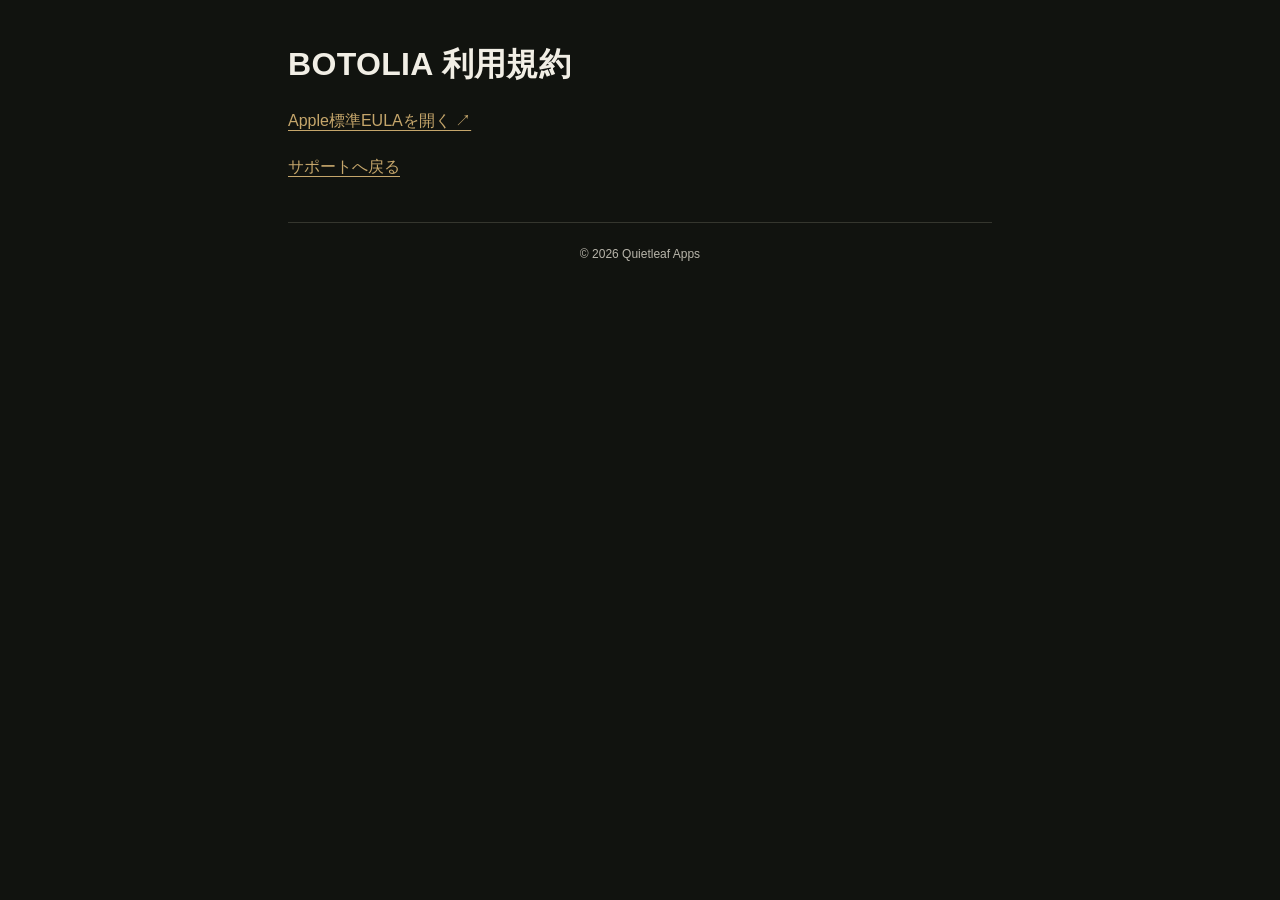
<file: terms.html>
<!doctype html><html lang="ja"><meta charset="utf-8"><meta name="viewport" content="width=device-width,initial-scale=1"><title>BOTOLIA 利用規約</title><link rel="stylesheet" href="style.css"><main><h1>BOTOLIA 利用規約</h1><p><a href="https://www.apple.com/legal/internet-services/itunes/dev/stdeula/">Apple標準EULAを開く ↗</a></p><p><a href="index.html">サポートへ戻る</a></p><footer>© 2026 Quietleaf Apps</footer></main></html>
</file>
<file: style.css>
:root{color-scheme:dark;--ink:#eeeade;--muted:#aaa797;--gold:#c5a66b;--line:#443b2a;--paper:#191a15}
*{box-sizing:border-box}html{scroll-padding-top:24px}body{margin:0;color:var(--ink);background:radial-gradient(ellipse at 0 0,#b5964e0c,transparent 55%),#11120f;font-family:-apple-system,BlinkMacSystemFont,"Hiragino Sans","Yu Gothic",sans-serif;font-size:16px;line-height:1.85;-webkit-text-size-adjust:100%}main{max-width:760px;margin:auto;padding:24px 22px calc(32px + env(safe-area-inset-bottom))}.skip{position:absolute;left:16px;top:-80px}.skip:focus{top:8px;background:var(--paper);padding:10px;z-index:10}header{margin-bottom:28px}.topline{display:flex;align-items:center;justify-content:space-between;gap:16px;padding-bottom:20px;border-bottom:1px solid var(--line)}.brand{display:inline-flex;align-items:center;gap:9px;font:22px/1.2 Georgia,serif;color:var(--ink);text-decoration:none;letter-spacing:.13em;white-space:nowrap}.brand .bottle{width:20px;height:30px}.nav{display:flex;gap:18px}.nav a{display:flex;align-items:center;min-height:44px;font-size:12px;text-decoration:none;color:var(--muted)}.nav a[aria-current]{color:var(--gold);border-bottom:1px solid var(--gold)}.heading{padding-top:28px}.eyebrow{font-size:10px;color:var(--gold);letter-spacing:.24em;margin:0 0 10px}h1{font-family:"Hiragino Mincho ProN","Yu Mincho",serif;font-size:28px;line-height:1.5;font-weight:400;margin:0 0 12px;letter-spacing:.025em}.lead{font-size:14px;color:var(--muted);margin:0}.meta{font-size:12px;color:var(--muted);margin:12px 0 0}.files{display:grid;gap:11px}.file{border:1px solid var(--line);border-radius:13px;background:linear-gradient(120deg,#1b1c17,#171813);scroll-margin-top:24px}.file>summary{list-style:none;cursor:pointer;min-height:68px;display:flex;align-items:center;gap:14px;padding:15px 18px;font-size:14px;font-weight:500;line-height:1.65;border-radius:13px}.file>summary::-webkit-details-marker{display:none}.file>summary:after{content:"";width:7px;height:7px;border-right:1.5px solid var(--gold);border-bottom:1.5px solid var(--gold);transform:rotate(45deg);margin-left:auto;flex-shrink:0}.file[open]>summary:after{transform:rotate(225deg)}.file[open]{border-color:#806a42}.file[open]>summary{background:#c5a66b08;border-radius:13px 13px 0 0}.bottle{display:block;width:24px;height:32px;flex:0 0 24px;color:var(--gold)}.body{padding:5px 22px 24px;border-top:1px solid var(--line);font-size:14px;color:#c5c1b5;overflow-wrap:anywhere}.body p{margin:15px 0 0}.body h2{font-size:15px;color:var(--ink);font-weight:500;line-height:1.6;margin:22px 0 7px}.body ul,.body ol{padding-left:1.4em;margin:10px 0}li{margin:6px 0}.note{padding:12px 14px;background:#c5a66b09;border-left:2px solid #8f774a;border-radius:0 8px 8px 0}.path{color:var(--gold);font-size:13px}.contact{display:inline-flex;align-items:center;justify-content:center;gap:16px;min-height:48px;border:1px solid var(--gold);border-radius:10px;background:var(--gold);color:#17170f;padding:8px 20px;text-decoration:none;margin-top:18px;font-weight:600}.email{font-size:13px;letter-spacing:0}a{color:var(--gold);text-underline-offset:4px;overflow-wrap:anywhere}a:focus-visible,summary:focus-visible{outline:2px solid var(--gold);outline-offset:4px}footer{margin-top:32px;padding-top:16px;border-top:1px solid var(--line);font-size:11px;line-height:1.9;color:var(--muted);text-align:center}footer p{margin:6px 0}.footlinks{display:flex;gap:22px;justify-content:center;flex-wrap:wrap}.footlinks a{min-height:44px;display:inline-flex;align-items:center;font-size:12px;text-decoration:none}.signature{font-family:Georgia,serif;letter-spacing:.12em;color:var(--gold);padding-top:6px}.signature span{font-family:-apple-system,sans-serif;font-size:10px;letter-spacing:.02em;color:var(--muted)}strong{font-weight:600}@media(min-width:800px){main{padding-top:36px}h1{font-size:34px}.heading{padding-top:36px}.file>summary{min-height:72px;font-size:15px}}@media(max-width:380px){main{padding-left:18px;padding-right:18px}.topline{gap:10px}.brand{font-size:18px;gap:6px}.brand .bottle{width:16px;flex-basis:16px}.nav{gap:12px}.nav a{font-size:11px}.file>summary{font-size:13px;padding:14px;gap:10px}.body{padding:5px 16px 20px}h1{font-size:25px}}@media print{body{background:white;color:#222}main{max-width:none;padding:0}.nav,.skip,.eyebrow{display:none}.file{background:white;border-color:#aaa;break-inside:avoid;margin-bottom:12px}.body{color:#222;font-size:11pt}.file>summary{color:#222;font-size:13pt}.brand,.lead,.meta,footer,a{color:#333}.contact{background:none;color:#222}}

/* Reading layout: generous type, quiet surfaces, a clear open state. */
:root{--ink:#f1eee5;--muted:#b8b5aa;--line:#35362e;--paper:#1a1c17}
body{background:#11130f;line-height:1.9}
main{max-width:760px;padding:30px 28px calc(40px + env(safe-area-inset-bottom))}
.topline{padding-bottom:22px;border-color:#36392e;gap:24px}
.brand{font-size:23px;letter-spacing:.11em}
.nav{gap:6px}
.nav a{padding:0 14px;min-height:42px;font-size:13px;border-radius:8px;color:#bbb8ad}
.nav a[aria-current]{background:#c5a66b14;color:#e0c28c;border:1px solid #655335}
.heading{padding:36px 0 10px}
.eyebrow{font-size:11px;letter-spacing:.18em;margin-bottom:12px}
h1{font-family:-apple-system,BlinkMacSystemFont,"Hiragino Sans","Yu Gothic",sans-serif;font-size:30px;font-weight:600;letter-spacing:.01em;line-height:1.55}
.lead{font-size:15px;color:var(--muted);line-height:1.85}
.meta{font-size:13px}
header{margin-bottom:30px}
.topic-tools{display:flex;justify-content:space-between;align-items:center;gap:16px;margin:0 2px 14px;color:var(--muted);font-size:12px}
.topic-tools button{font:inherit;font-size:13px;color:#ddc18c;background:transparent;border:0;min-height:44px;padding:0 6px;cursor:pointer;text-decoration:underline;text-underline-offset:5px}
.files{gap:12px;counter-reset:topic}
.file{background:#1a1c17;border:1px solid #373a30;border-radius:12px;counter-increment:topic}
.file>summary{min-height:76px;padding:20px 24px;gap:18px;font-size:16px;font-weight:500;line-height:1.65;letter-spacing:.01em}
.file>summary .bottle{display:none}
.file>summary:before{content:counter(topic,decimal-leading-zero);color:#c3a568;font:13px/1.5 Georgia,serif;letter-spacing:.05em;flex:0 0 22px}
.file>summary:after{width:8px;height:8px;border-color:#bfa467;margin-right:2px}
.file>summary>span{flex:1;min-width:0}
.file[open]{border-color:#8e774c;background:#20231c}
.file[open]>summary{background:transparent;color:#efdbb4;border-radius:12px 12px 0 0}
.body{border-top:1px solid #3b4033;margin:0 24px;padding:2px 0 26px;font-size:16px;line-height:1.95;color:#e1ded4;overflow-wrap:break-word;line-break:strict}
.body p{margin:20px 0 0}
.body .meta{font-size:13px;color:var(--muted)}
.body .path{font-size:14px;color:#e2c68f;background:#c5a66b0c;border-radius:7px;padding:10px 12px;line-height:1.8}
.note{padding:14px 16px;background:#c5a66b0c;border-left:2px solid #bd9b60;border-radius:0 7px 7px 0;font-size:15px;color:#d7ceba}
.contact{min-height:52px;padding:10px 24px;font-size:15px;border-radius:8px}
.email{font-size:14px;overflow-wrap:anywhere}
.body a{color:#e4c78e}
.body a.contact{color:#17170f}
footer{margin-top:40px;padding-top:20px;font-size:12px}
.footlinks a{font-size:13px}
.signature{margin-top:12px}
button:focus-visible{outline:2px solid var(--gold);outline-offset:4px}
@media(hover:hover){.file:not([open])>summary:hover{background:#c5a66b08}.topic-tools button:hover{color:#f2dfb9}}
@media(min-width:800px){main{padding-top:40px}.heading{padding-top:44px}h1{font-size:32px}.file>summary{min-height:80px}.body{padding-right:12px}}
@media(max-width:480px){main{padding:20px 20px calc(30px + env(safe-area-inset-bottom))}.topline{gap:14px;flex-wrap:wrap;padding-bottom:16px}.brand{font-size:21px}.brand .bottle{width:19px;flex-basis:19px}.nav{gap:2px;margin-left:auto}.nav a{font-size:12px;padding:0 10px;min-height:40px}.heading{padding-top:28px}h1{font-size:26px}.lead{font-size:15px}header{margin-bottom:20px}.file>summary{font-size:16px;padding:18px;gap:12px;min-height:74px}.file>summary:before{flex-basis:18px;font-size:12px}.body{margin:0 18px;font-size:16px;padding-bottom:24px}.note{font-size:15px;padding:12px 14px}.body .path{font-size:13px}.topic-tools{margin-bottom:10px}.files{gap:10px}}
@media(max-width:350px){main{padding-left:16px;padding-right:16px}.topline{gap:10px}.brand{font-size:20px}.nav{gap:0}.nav a{padding:0 8px;font-size:11px}.file>summary{gap:10px;padding:16px}.body{margin:0 16px}}
@media print{body{background:white}.topic-tools{display:none}.file,.file[open]{background:white;border-color:#aaa}.file[open]>summary,.body,.note{color:#222}.body{font-size:11pt}.file>summary:before{color:#555}}
</file>
